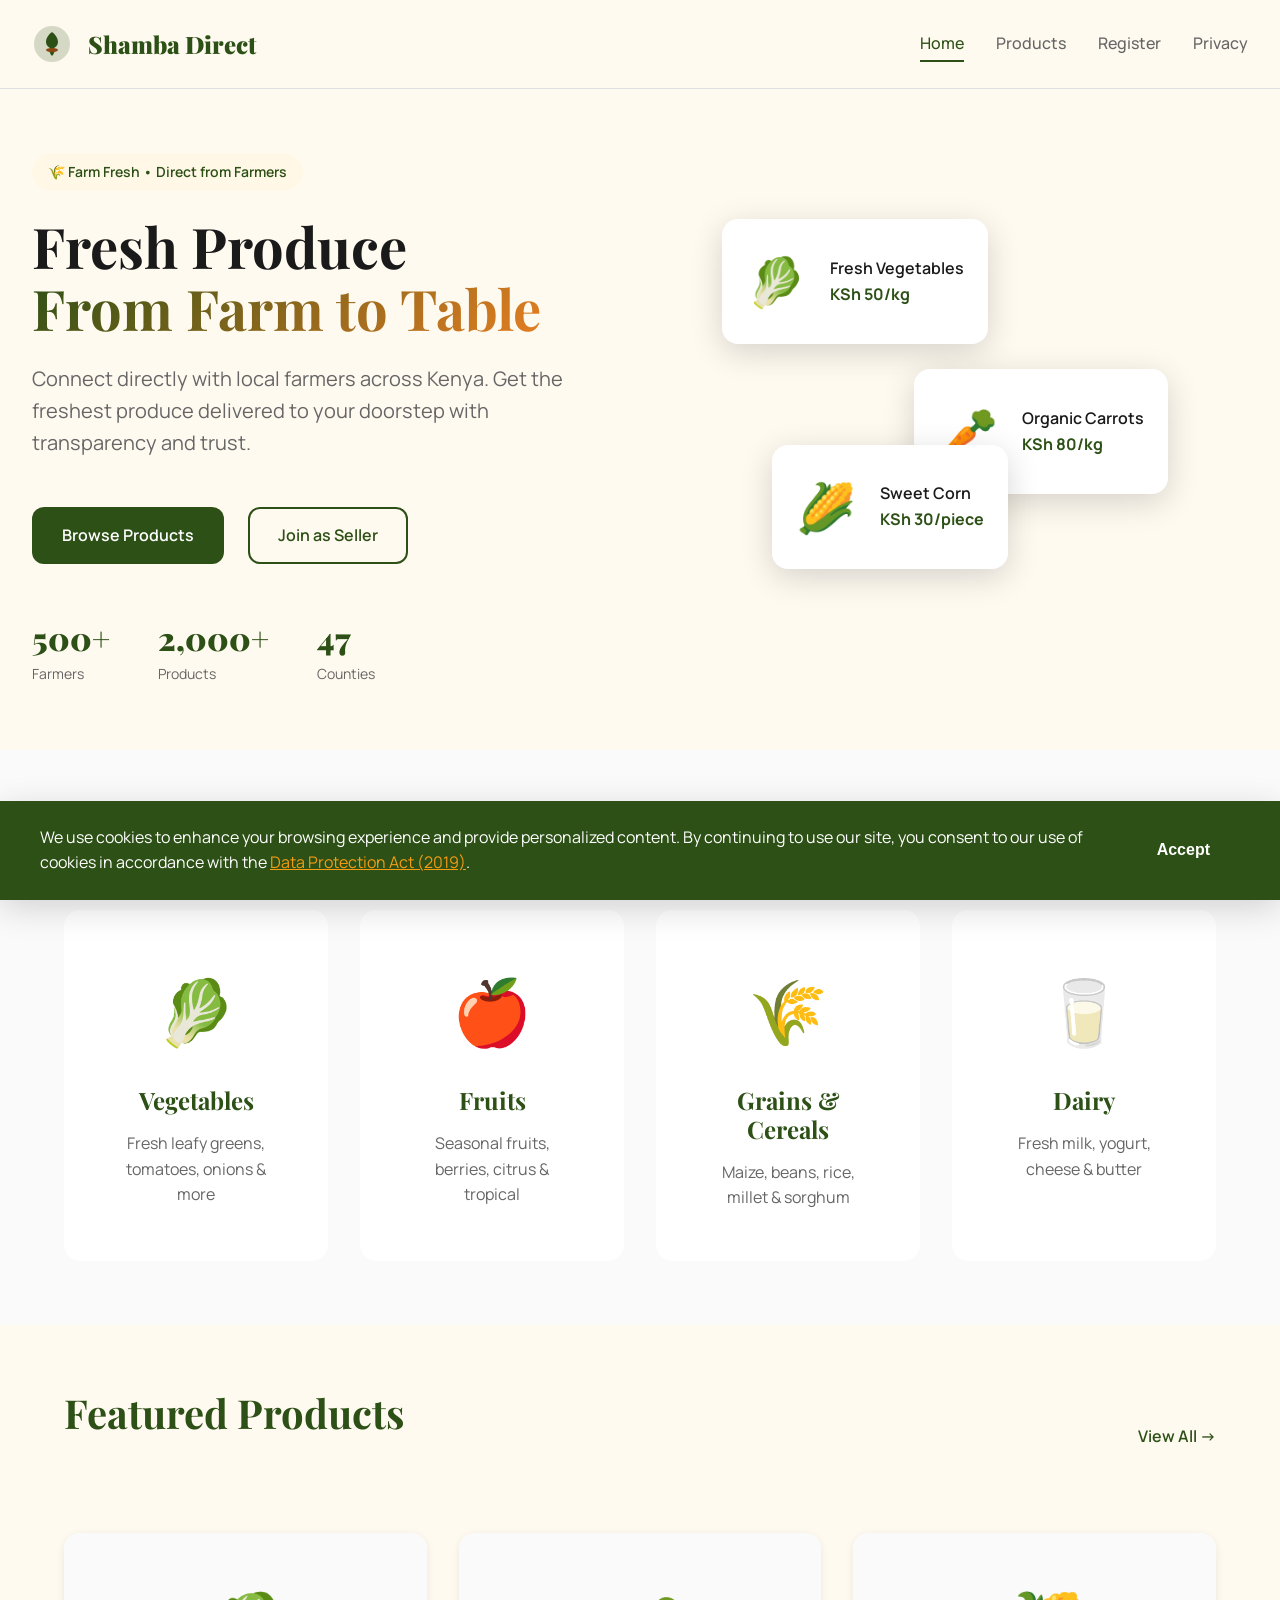
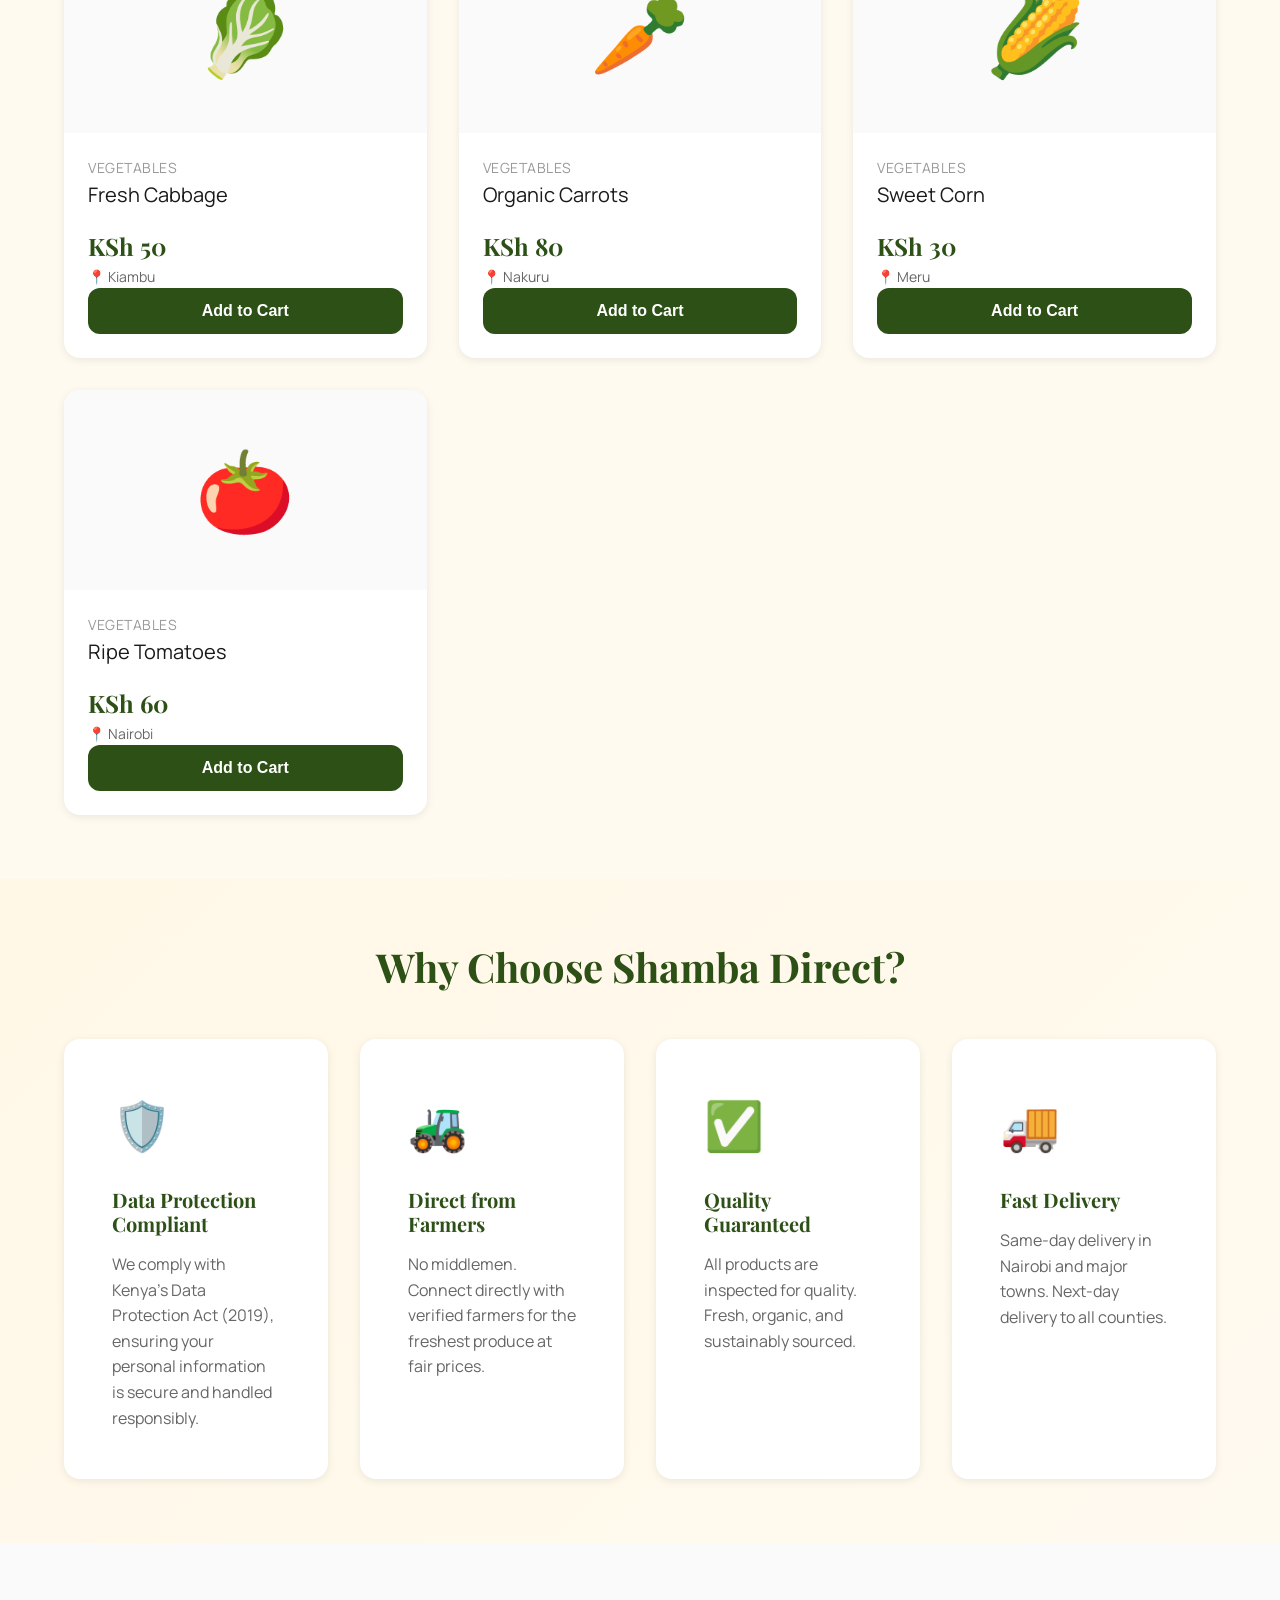
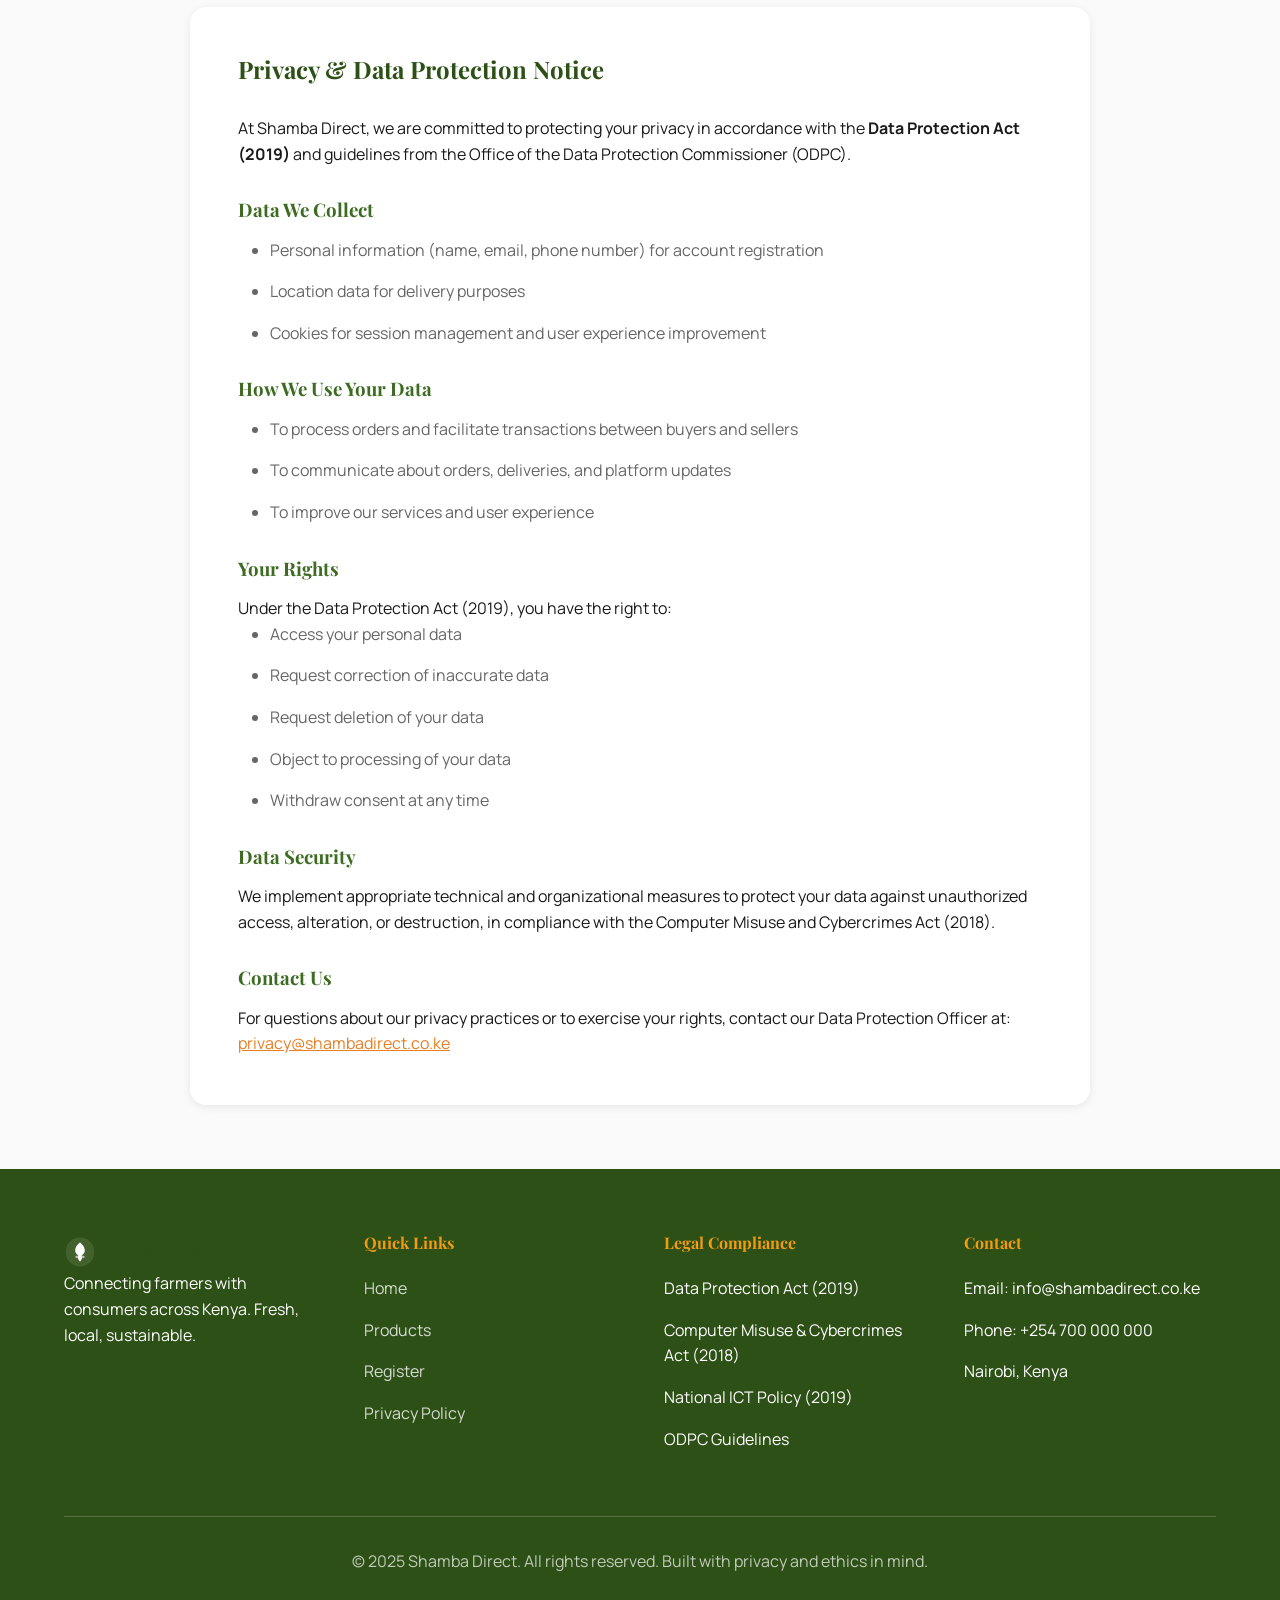
<file: Documents/assignment/index.html>
<!DOCTYPE html>
<html lang="en">

<head>
    <meta charset="UTF-8">
    <meta name="viewport" content="width=device-width, initial-scale=1.0">
    <title>Shamba Direct - Fresh Farm Produce Marketplace</title>
    <link rel="stylesheet" href="styles.css">
    <link rel="preconnect" href="https://fonts.googleapis.com">
    <link rel="preconnect" href="https://fonts.gstatic.com" crossorigin>
    <link
        href="https://fonts.googleapis.com/css2?family=Playfair+Display:wght@700;900&family=Manrope:wght@400;500;600&display=swap"
        rel="stylesheet">
</head>

<body>
    <div id="cookie-banner" class="cookie-banner hidden">
        <div class="cookie-content">
            <p>We use cookies to enhance your browsing experience and provide personalized content. By continuing to use
                our site, you consent to our use of cookies in accordance with the <a href="#privacy">Data Protection
                    Act (2019)</a>.</p>
            <button id="accept-cookies" class="btn-primary">Accept</button>
        </div>
    </div>

    <header class="header">
        <nav class="navbar">
            <div class="logo">
                <svg width="40" height="40" viewBox="0 0 40 40" fill="none">
                    <circle cx="20" cy="20" r="18" fill="#2D5016" opacity="0.2" />
                    <path
                        d="M20 8C20 8 14 12 14 18C14 21 16 23 18 24C18 24 16 28 20 32C24 28 22 24 22 24C24 23 26 21 26 18C26 12 20 8 20 8Z"
                        fill="#2D5016" />
                    <ellipse cx="20" cy="26" rx="6" ry="2" fill="#8B4513" />
                </svg>
                <span>Shamba Direct</span>
            </div>
            <ul class="nav-links">
                <li><a href="index.html" class="active">Home</a></li>
                <li><a href="products.html">Products</a></li>
                <li><a href="register.html">Register</a></li>
                <li><a href="#privacy">Privacy</a></li>
            </ul>
            <button class="mobile-menu-toggle" aria-label="Toggle menu">
                <span></span>
                <span></span>
                <span></span>
            </button>
        </nav>
    </header>

    <section class="hero">
        <div class="hero-content">
            <div class="hero-badge">🌾 Farm Fresh • Direct from Farmers</div>
            <h1 class="hero-title">
                Fresh Produce<br>
                <span class="gradient-text">From Farm to Table</span>
            </h1>
            <p class="hero-subtitle">Connect directly with local farmers across Kenya. Get the freshest produce
                delivered to your doorstep with transparency and trust.</p>
            <div class="hero-actions">
                <a href="products.html" class="btn-primary">Browse Products</a>
                <a href="register.html" class="btn-secondary">Join as Seller</a>
            </div>
            <div class="hero-stats">
                <div class="stat">
                    <span class="stat-number">500+</span>
                    <span class="stat-label">Farmers</span>
                </div>
                <div class="stat">
                    <span class="stat-number">2,000+</span>
                    <span class="stat-label">Products</span>
                </div>
                <div class="stat">
                    <span class="stat-number">47</span>
                    <span class="stat-label">Counties</span>
                </div>
            </div>
        </div>
        <div class="hero-visual">
            <div class="floating-card card-1">
                <div class="card-icon">🥬</div>
                <div class="card-info">
                    <div class="card-title">Fresh Vegetables</div>
                    <div class="card-price">KSh 50/kg</div>
                </div>
            </div>
            <div class="floating-card card-2">
                <div class="card-icon">🥕</div>
                <div class="card-info">
                    <div class="card-title">Organic Carrots</div>
                    <div class="card-price">KSh 80/kg</div>
                </div>
            </div>
            <div class="floating-card card-3">
                <div class="card-icon">🌽</div>
                <div class="card-info">
                    <div class="card-title">Sweet Corn</div>
                    <div class="card-price">KSh 30/piece</div>
                </div>
            </div>
        </div>
    </section>

    <section class="categories">
        <div class="container">
            <h2 class="section-title">Browse by Category</h2>
            <div class="category-grid">
                <a href="products.html?category=vegetables" class="category-card">
                    <div class="category-icon">🥬</div>
                    <h3>Vegetables</h3>
                    <p>Fresh leafy greens, tomatoes, onions & more</p>
                </a>
                <a href="products.html?category=fruits" class="category-card">
                    <div class="category-icon">🍎</div>
                    <h3>Fruits</h3>
                    <p>Seasonal fruits, berries, citrus & tropical</p>
                </a>
                <a href="products.html?category=grains" class="category-card">
                    <div class="category-icon">🌾</div>
                    <h3>Grains & Cereals</h3>
                    <p>Maize, beans, rice, millet & sorghum</p>
                </a>
                <a href="products.html?category=dairy" class="category-card">
                    <div class="category-icon">🥛</div>
                    <h3>Dairy</h3>
                    <p>Fresh milk, yogurt, cheese & butter</p>
                </a>
            </div>
        </div>
    </section>

    <section class="featured-products">
        <div class="container">
            <div class="section-header">
                <h2 class="section-title">Featured Products</h2>
                <a href="products.html" class="view-all">View All →</a>
            </div>
            <div class="product-grid" id="featured-products">

            </div>
        </div>
    </section>

    <section class="features">
        <div class="container">
            <h2 class="section-title">Why Choose Shamba Direct?</h2>
            <div class="features-grid">
                <div class="feature-card">
                    <div class="feature-icon">🛡️</div>
                    <h3>Data Protection Compliant</h3>
                    <p>We comply with Kenya's Data Protection Act (2019), ensuring your personal information is secure
                        and handled responsibly.</p>
                </div>
                <div class="feature-card">
                    <div class="feature-icon">🚜</div>
                    <h3>Direct from Farmers</h3>
                    <p>No middlemen. Connect directly with verified farmers for the freshest produce at fair prices.</p>
                </div>
                <div class="feature-card">
                    <div class="feature-icon">✅</div>
                    <h3>Quality Guaranteed</h3>
                    <p>All products are inspected for quality. Fresh, organic, and sustainably sourced.</p>
                </div>
                <div class="feature-card">
                    <div class="feature-icon">🚚</div>
                    <h3>Fast Delivery</h3>
                    <p>Same-day delivery in Nairobi and major towns. Next-day delivery to all counties.</p>
                </div>
            </div>
        </div>
    </section>

    <section id="privacy" class="privacy-section">
        <div class="container">
            <div class="privacy-content">
                <h2>Privacy & Data Protection Notice</h2>
                <p>At Shamba Direct, we are committed to protecting your privacy in accordance with the <strong>Data
                        Protection Act (2019)</strong> and guidelines from the Office of the Data Protection
                    Commissioner (ODPC).</p>

                <h3>Data We Collect</h3>
                <ul>
                    <li>Personal information (name, email, phone number) for account registration</li>
                    <li>Location data for delivery purposes</li>
                    <li>Cookies for session management and user experience improvement</li>
                </ul>

                <h3>How We Use Your Data</h3>
                <ul>
                    <li>To process orders and facilitate transactions between buyers and sellers</li>
                    <li>To communicate about orders, deliveries, and platform updates</li>
                    <li>To improve our services and user experience</li>
                </ul>

                <h3>Your Rights</h3>
                <p>Under the Data Protection Act (2019), you have the right to:</p>
                <ul>
                    <li>Access your personal data</li>
                    <li>Request correction of inaccurate data</li>
                    <li>Request deletion of your data</li>
                    <li>Object to processing of your data</li>
                    <li>Withdraw consent at any time</li>
                </ul>

                <h3>Data Security</h3>
                <p>We implement appropriate technical and organizational measures to protect your data against
                    unauthorized access, alteration, or destruction, in compliance with the Computer Misuse and
                    Cybercrimes Act (2018).</p>

                <h3>Contact Us</h3>
                <p>For questions about our privacy practices or to exercise your rights, contact our Data Protection
                    Officer at: <a href="mailto:privacy@shambadirect.co.ke">privacy@shambadirect.co.ke</a></p>
            </div>
        </div>
    </section>

    <footer class="footer">
        <div class="container">
            <div class="footer-content">
                <div class="footer-section">
                    <div class="logo">
                        <svg width="32" height="32" viewBox="0 0 40 40" fill="none">
                            <circle cx="20" cy="20" r="18" fill="#fff" opacity="0.1" />
                            <path
                                d="M20 8C20 8 14 12 14 18C14 21 16 23 18 24C18 24 16 28 20 32C24 28 22 24 22 24C24 23 26 21 26 18C26 12 20 8 20 8Z"
                                fill="#fff" />
                            <ellipse cx="20" cy="26" rx="6" ry="2" fill="#fff" opacity="0.6" />
                        </svg>
                        <span>Shamba Direct</span>
                    </div>
                    <p>Connecting farmers with consumers across Kenya. Fresh, local, sustainable.</p>
                </div>
                <div class="footer-section">
                    <h4>Quick Links</h4>
                    <ul>
                        <li><a href="index.html">Home</a></li>
                        <li><a href="products.html">Products</a></li>
                        <li><a href="register.html">Register</a></li>
                        <li><a href="#privacy">Privacy Policy</a></li>
                    </ul>
                </div>
                <div class="footer-section">
                    <h4>Legal Compliance</h4>
                    <ul>
                        <li>Data Protection Act (2019)</li>
                        <li>Computer Misuse & Cybercrimes Act (2018)</li>
                        <li>National ICT Policy (2019)</li>
                        <li>ODPC Guidelines</li>
                    </ul>
                </div>
                <div class="footer-section">
                    <h4>Contact</h4>
                    <ul>
                        <li>Email: info@shambadirect.co.ke</li>
                        <li>Phone: +254 700 000 000</li>
                        <li>Nairobi, Kenya</li>
                    </ul>
                </div>
            </div>
            <div class="footer-bottom">
                <p>&copy; 2025 Shamba Direct. All rights reserved. Built with privacy and ethics in mind.</p>
            </div>
        </div>
    </footer>

    <script src="script.js"></script>
</body>

</html>
</file>
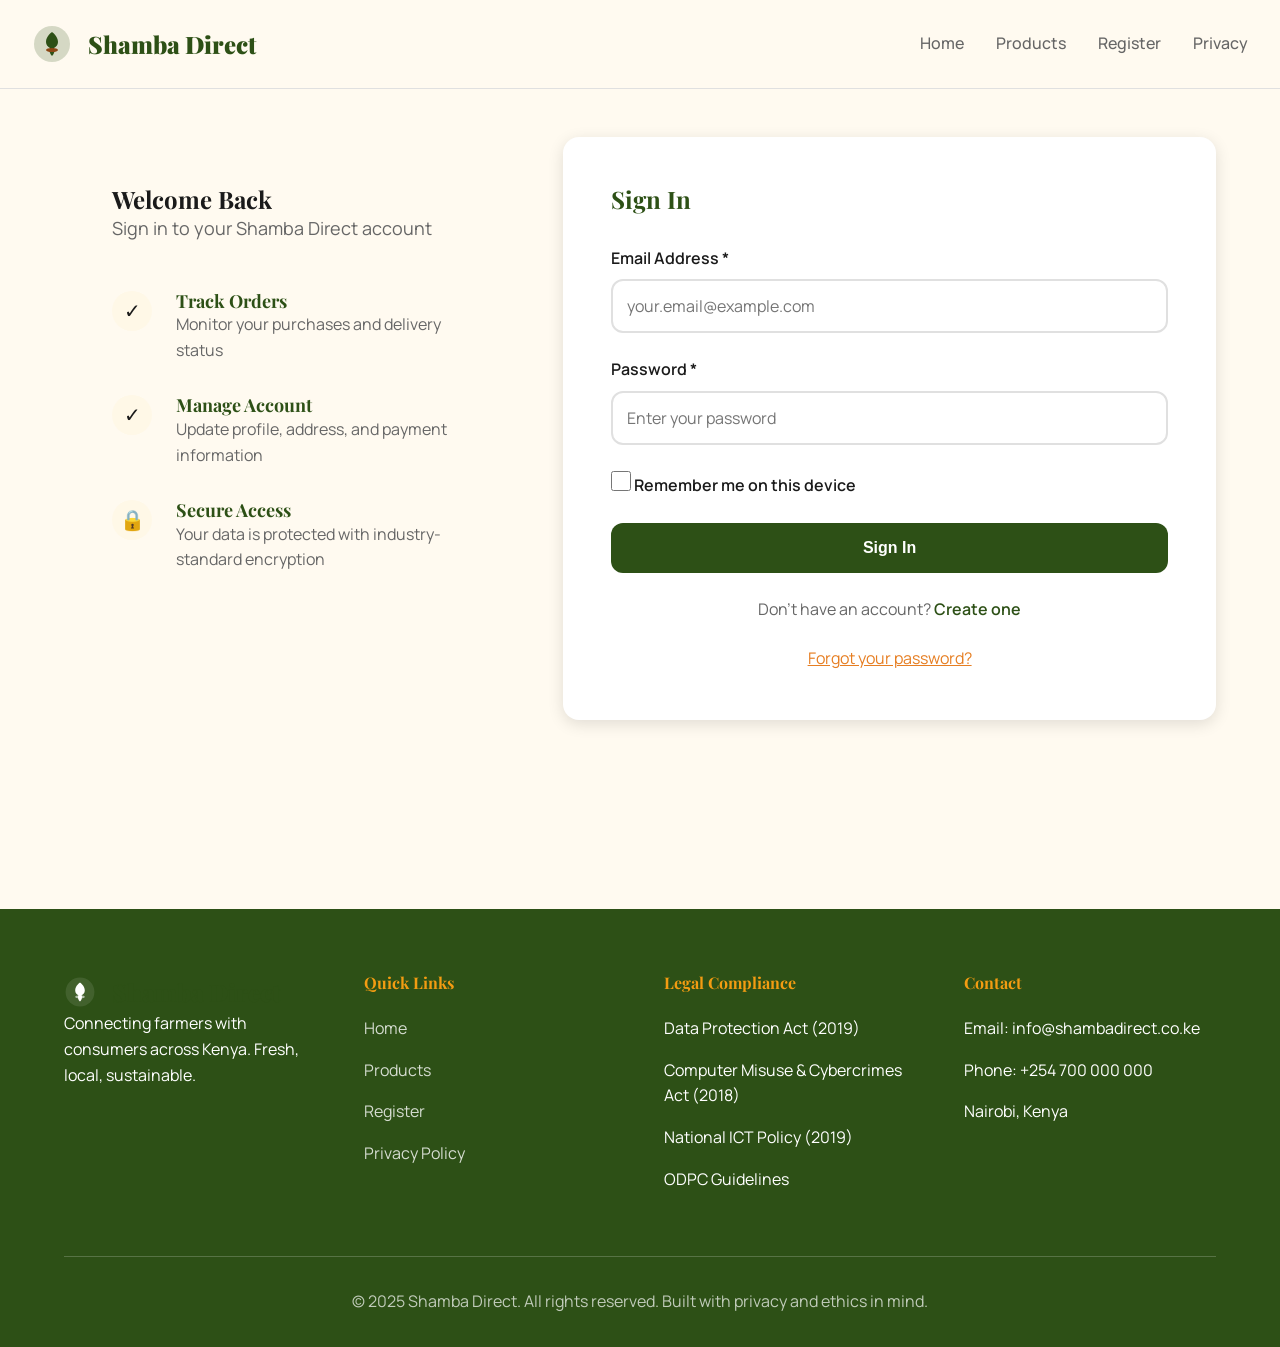
<file: Documents/assignment/Signin.html>
<!DOCTYPE html>
<html lang="en">

<head>
    <meta charset="UTF-8">
    <meta name="viewport" content="width=device-width, initial-scale=1.0">
    <title>Sign In - Shamba Direct</title>
    <link rel="stylesheet" href="styles.css">
    <link rel="preconnect" href="https://fonts.googleapis.com">
    <link rel="preconnect" href="https://fonts.gstatic.com" crossorigin>
    <link
        href="https://fonts.googleapis.com/css2?family=Playfair+Display:wght@700;900&family=Manrope:wght@400;500;600&display=swap"
        rel="stylesheet">
</head>

<body>

    <header class="header">
        <nav class="navbar">
            <div class="logo">
                <svg width="40" height="40" viewBox="0 0 40 40" fill="none">
                    <circle cx="20" cy="20" r="18" fill="#2D5016" opacity="0.2" />
                    <path
                        d="M20 8C20 8 14 12 14 18C14 21 16 23 18 24C18 24 16 28 20 32C24 28 22 24 22 24C24 23 26 21 26 18C26 12 20 8 20 8Z"
                        fill="#2D5016" />
                    <ellipse cx="20" cy="26" rx="6" ry="2" fill="#8B4513" />
                </svg>
                <span>Shamba Direct</span>
            </div>
            <ul class="nav-links">
                <li><a href="index.html">Home</a></li>
                <li><a href="products.html">Products</a></li>
                <li><a href="register.html">Register</a></li>
                <li><a href="index.html#privacy">Privacy</a></li>
            </ul>
            <button class="mobile-menu-toggle" aria-label="Toggle menu">
                <span></span>
                <span></span>
                <span></span>
            </button>
        </nav>
    </header>

    <section class="signin-section">
        <div class="container">
            <div class="signin-container">
                <div class="signin-info">
                    <h1>Welcome Back</h1>
                    <p class="subtitle">Sign in to your Shamba Direct account</p>

                    <div class="benefits">
                        <div class="benefit-item">
                            <div class="benefit-icon">✓</div>
                            <div>
                                <h3>Track Orders</h3>
                                <p>Monitor your purchases and delivery status</p>
                            </div>
                        </div>
                        <div class="benefit-item">
                            <div class="benefit-icon">✓</div>
                            <div>
                                <h3>Manage Account</h3>
                                <p>Update profile, address, and payment information</p>
                            </div>
                        </div>
                        <div class="benefit-item">
                            <div class="benefit-icon">🔒</div>
                            <div>
                                <h3>Secure Access</h3>
                                <p>Your data is protected with industry-standard encryption</p>
                            </div>
                        </div>
                    </div>
                </div>

                <div class="signin-form-container">
                    <form id="signin-form" class="signin-form" novalidate>
                        <h2>Sign In</h2>

                        <div class="form-group">
                            <label for="signin-email">Email Address *</label>
                            <input type="email" id="signin-email" name="email" required
                                placeholder="your.email@example.com">
                            <span class="error-message" id="signin-email-error"></span>
                        </div>

                        <div class="form-group">
                            <label for="signin-password">Password *</label>
                            <input type="password" id="signin-password" name="password" required
                                placeholder="Enter your password">
                            <span class="error-message" id="signin-password-error"></span>
                        </div>

                        <div class="form-group checkbox-group">
                            <label class="checkbox-label">
                                <input type="checkbox" id="remember-me" name="rememberMe">
                                <span>Remember me on this device</span>
                            </label>
                        </div>

                        <button type="submit" class="btn-primary btn-full">Sign In</button>

                        <p class="form-footer">
                            Don't have an account? <a href="register.html">Create one</a>
                        </p>

                        <p class="forgot-password">
                            <a href="#forgot">Forgot your password?</a>
                        </p>
                    </form>

                    <div id="success-message" class="success-message hidden">
                        <div class="success-icon">✓</div>
                        <h3>Sign In Successful!</h3>
                        <p>Welcome back to Shamba Direct.</p>
                        <button class="btn-primary" onclick="window.location.href='index.html'">Go to Homepage</button>
                    </div>
                </div>
            </div>
        </div>
    </section>

    <footer class="footer">
        <div class="container">
            <div class="footer-content">
                <div class="footer-section">
                    <div class="logo">
                        <svg width="32" height="32" viewBox="0 0 40 40" fill="none">
                            <circle cx="20" cy="20" r="18" fill="#fff" opacity="0.1" />
                            <path
                                d="M20 8C20 8 14 12 14 18C14 21 16 23 18 24C18 24 16 28 20 32C24 28 22 24 22 24C24 23 26 21 26 18C26 12 20 8 20 8Z"
                                fill="#fff" />
                            <ellipse cx="20" cy="26" rx="6" ry="2" fill="#fff" opacity="0.6" />
                        </svg>
                        <span>Shamba Direct</span>
                    </div>
                    <p>Connecting farmers with consumers across Kenya. Fresh, local, sustainable.</p>
                </div>
                <div class="footer-section">
                    <h4>Quick Links</h4>
                    <ul>
                        <li><a href="index.html">Home</a></li>
                        <li><a href="products.html">Products</a></li>
                        <li><a href="register.html">Register</a></li>
                        <li><a href="index.html#privacy">Privacy Policy</a></li>
                    </ul>
                </div>
                <div class="footer-section">
                    <h4>Legal Compliance</h4>
                    <ul>
                        <li>Data Protection Act (2019)</li>
                        <li>Computer Misuse & Cybercrimes Act (2018)</li>
                        <li>National ICT Policy (2019)</li>
                        <li>ODPC Guidelines</li>
                    </ul>
                </div>
                <div class="footer-section">
                    <h4>Contact</h4>
                    <ul>
                        <li>Email: info@shambadirect.co.ke</li>
                        <li>Phone: +254 700 000 000</li>
                        <li>Nairobi, Kenya</li>
                    </ul>
                </div>
            </div>
            <div class="footer-bottom">
                <p>&copy; 2025 Shamba Direct. All rights reserved. Built with privacy and ethics in mind.</p>
            </div>
        </div>
    </footer>

    <script src="script.js"></script>
    <script src="signin.js"></script>
</body>

</html>
</file>
<file: Documents/assignment/styles.css>
:root {
    --primary-green: #2D5016;
    --primary-green-light: #3D6B21;
    --primary-green-dark: #1A3009;
    --accent-orange: #E67E22;
    --accent-yellow: #F39C12;
    --cream: #FFF8E7;
    --warm-white: #FFFAF0;
    --text-primary: #1a1a1a;
    --text-secondary: #666;
    --text-light: #999;
    --border-color: #e0e0e0;
    --bg-light: #fafafa;
    --spacing-sm: 1rem;
    --spacing-md: 1.5rem;
    --spacing-lg: 2rem;
    --spacing-xl: 3rem;
    --spacing-2xl: 4rem;
    --font-display: 'Playfair Display', serif;
    --font-body: 'Manrope', sans-serif;
    --shadow-sm: 0 2px 8px rgba(0, 0, 0, 0.08);
    --shadow-md: 0 4px 16px rgba(0, 0, 0, 0.12);
    --shadow-lg: 0 8px 32px rgba(0, 0, 0, 0.16);
    --radius-md: 12px;
    --radius-lg: 16px;
}

* {
    margin: 0;
    padding: 0;
    box-sizing: border-box;
}

body {
    font-family: var(--font-body);
    color: var(--text-primary);
    background-color: var(--warm-white);
    line-height: 1.6;
    overflow-x: hidden;
}

.container {
    max-width: 1200px;
    margin: 0 auto;
    padding: 0 var(--spacing-md);
}

h1, h2, h3, h4, h5, h6 {
    font-family: var(--font-display);
    line-height: 1.2;
    font-weight: 700;
}

a {
    text-decoration: none;
    color: inherit;
    transition: all 0.3s ease;
}

.hidden {
    display: none !important;
}
.header {
    background: rgba(255, 250, 240, 0.95);
    backdrop-filter: blur(10px);
    border-bottom: 1px solid var(--border-color);
    position: sticky;
    top: 0;
    z-index: 1000;
    animation: slideDown 0.5s ease;
}

@keyframes slideDown {
    from {
        transform: translateY(-100%);
        opacity: 0;
    }
    to {
        transform: translateY(0);
        opacity: 1;
    }
}

.navbar {
    display: flex;
    justify-content: space-between;
    align-items: center;
    padding: var(--spacing-md) var(--spacing-lg);
    max-width: 1400px;
    margin: 0 auto;
}

.logo {
    display: flex;
    align-items: center;
    gap: var(--spacing-sm);
    font-family: var(--font-display);
    font-size: 1.5rem;
    font-weight: 900;
    color: var(--primary-green);
}

.nav-links {
    display: flex;
    list-style: none;
    gap: var(--spacing-lg);
}

.nav-links a {
    font-weight: 500;
    color: var(--text-secondary);
    position: relative;
    padding: 0.5rem 0;
}

.nav-links a::after {
    content: '';
    position: absolute;
    bottom: 0;
    left: 0;
    width: 0;
    height: 2px;
    background: var(--primary-green);
    transition: width 0.3s ease;
}

.nav-links a:hover,
.nav-links a.active {
    color: var(--primary-green);
}

.nav-links a:hover::after,
.nav-links a.active::after {
    width: 100%;
}

.mobile-menu-toggle {
    display: none;
    flex-direction: column;
    gap: 5px;
    background: none;
    border: none;
    cursor: pointer;
}

.mobile-menu-toggle span {
    width: 25px;
    height: 3px;
    background: var(--primary-green);
    border-radius: 2px;
    transition: all 0.3s ease;
}

.cookie-banner {
    position: fixed;
    bottom: 0;
    left: 0;
    right: 0;
    background: var(--primary-green);
    color: white;
    padding: var(--spacing-md);
    box-shadow: var(--shadow-lg);
    z-index: 2000;
    animation: slideUp 0.5s ease;
}

@keyframes slideUp {
    from {
        transform: translateY(100%);
    }
    to {
        transform: translateY(0);
    }
}

.cookie-content {
    max-width: 1200px;
    margin: 0 auto;
    display: flex;
    justify-content: space-between;
    align-items: center;
    gap: var(--spacing-md);
}

.cookie-content p {
    flex: 1;
    margin: 0;
}

.cookie-content a {
    color: var(--accent-yellow);
    text-decoration: underline;
}

.btn-primary,
.btn-secondary {
    padding: 0.875rem 1.75rem;
    border-radius: var(--radius-md);
    font-weight: 600;
    font-size: 1rem;
    cursor: pointer;
    border: 2px solid transparent;
    transition: all 0.3s ease;
    display: inline-block;
    text-align: center;
}

.btn-primary {
    background: var(--primary-green);
    color: white;
}

.btn-primary:hover {
    background: var(--primary-green-dark);
    transform: translateY(-2px);
    box-shadow: var(--shadow-md);
}

.btn-secondary {
    background: transparent;
    color: var(--primary-green);
    border-color: var(--primary-green);
}

.btn-secondary:hover {
    background: var(--primary-green);
    color: white;
}

.btn-full {
    width: 100%;
}
.hero {
    display: grid;
    grid-template-columns: 1fr 1fr;
    gap: var(--spacing-2xl);
    padding: var(--spacing-2xl) var(--spacing-lg);
    max-width: 1400px;
    margin: 0 auto;
    min-height: 600px;
    align-items: center;
}

.hero-content {
    animation: fadeInLeft 0.8s ease;
}

@keyframes fadeInLeft {
    from {
        opacity: 0;
        transform: translateX(-30px);
    }
    to {
        opacity: 1;
        transform: translateX(0);
    }
}

.hero-badge {
    display: inline-block;
    background: var(--cream);
    color: var(--primary-green);
    padding: 0.5rem 1rem;
    border-radius: 50px;
    font-size: 0.875rem;
    font-weight: 600;
    margin-bottom: var(--spacing-md);
    animation: bounce 2s infinite;
}

@keyframes bounce {
    0%, 100% {
        transform: translateY(0);
    }
    50% {
        transform: translateY(-5px);
    }
}

.hero-title {
    font-size: 3.5rem;
    margin-bottom: var(--spacing-md);
    line-height: 1.1;
}

.gradient-text {
    background: linear-gradient(135deg, var(--primary-green), var(--accent-orange));
    -webkit-background-clip: text;
    -webkit-text-fill-color: transparent;
    background-clip: text;
}

.hero-subtitle {
    font-size: 1.25rem;
    color: var(--text-secondary);
    margin-bottom: var(--spacing-xl);
    line-height: 1.6;
}

.hero-actions {
    display: flex;
    gap: var(--spacing-md);
    margin-bottom: var(--spacing-xl);
}

.hero-stats {
    display: flex;
    gap: var(--spacing-xl);
}

.stat {
    display: flex;
    flex-direction: column;
}

.stat-number {
    font-size: 2rem;
    font-weight: 900;
    color: var(--primary-green);
    font-family: var(--font-display);
}

.stat-label {
    font-size: 0.875rem;
    color: var(--text-secondary);
}

.hero-visual {
    position: relative;
    height: 500px;
    animation: fadeInRight 0.8s ease;
}

@keyframes fadeInRight {
    from {
        opacity: 0;
        transform: translateX(30px);
    }
    to {
        opacity: 1;
        transform: translateX(0);
    }
}

.floating-card {
    position: absolute;
    background: white;
    padding: var(--spacing-md);
    border-radius: var(--radius-lg);
    box-shadow: var(--shadow-lg);
    display: flex;
    align-items: center;
    gap: var(--spacing-md);
    animation: float 3s ease-in-out infinite;
}

@keyframes float {
    0%, 100% {
        transform: translateY(0);
    }
    50% {
        transform: translateY(-20px);
    }
}

.card-1 {
    top: 50px;
    left: 50px;
    animation-delay: 0s;
}

.card-2 {
    top: 200px;
    right: 80px;
    animation-delay: 0.5s;
}

.card-3 {
    bottom: 100px;
    left: 100px;
    animation-delay: 1s;
}

.card-icon {
    font-size: 3rem;
}

.card-title {
    font-weight: 600;
    color: var(--text-primary);
}

.card-price {
    color: var(--primary-green);
    font-weight: 700;
}
.section-title {
    font-size: 2.5rem;
    text-align: center;
    margin-bottom: var(--spacing-xl);
    color: var(--primary-green);
}

.section-header {
    display: flex;
    justify-content: space-between;
    align-items: center;
    margin-bottom: var(--spacing-xl);
}

.view-all {
    color: var(--primary-green);
    font-weight: 600;
    display: flex;
    align-items: center;
    gap: 0.5rem;
}

.view-all:hover {
    color: var(--accent-orange);
}
.categories {
    padding: var(--spacing-2xl) 0;
    background: var(--bg-light);
}

.category-grid {
    display: grid;
    grid-template-columns: repeat(auto-fit, minmax(250px, 1fr));
    gap: var(--spacing-lg);
}

.category-card {
    background: white;
    padding: var(--spacing-xl);
    border-radius: var(--radius-lg);
    text-align: center;
    transition: all 0.3s ease;
    border: 2px solid transparent;
}

.category-card:hover {
    transform: translateY(-8px);
    box-shadow: var(--shadow-md);
    border-color: var(--primary-green);
}

.category-icon {
    font-size: 4rem;
    margin-bottom: var(--spacing-md);
}

.category-card h3 {
    font-size: 1.5rem;
    margin-bottom: var(--spacing-sm);
    color: var(--primary-green);
}

.category-card p {
    color: var(--text-secondary);
}

.featured-products,
.products-section {
    padding: var(--spacing-2xl) 0;
}

.product-grid {
    display: grid;
    grid-template-columns: repeat(auto-fill, minmax(280px, 1fr));
    gap: var(--spacing-lg);
}

.product-card {
    background: white;
    border-radius: var(--radius-lg);
    overflow: hidden;
    box-shadow: var(--shadow-sm);
    transition: all 0.3s ease;
    animation: fadeIn 0.5s ease;
}

@keyframes fadeIn {
    from {
        opacity: 0;
        transform: translateY(20px);
    }
    to {
        opacity: 1;
        transform: translateY(0);
    }
}

.product-card:hover {
    transform: translateY(-8px);
    box-shadow: var(--shadow-md);
}

.product-image {
    height: 200px;
    background: var(--bg-light);
    display: flex;
    align-items: center;
    justify-content: center;
    font-size: 5rem;
    position: relative;
    overflow: hidden;
}

.product-info {
    padding: var(--spacing-md);
}

.product-category {
    font-size: 0.875rem;
    color: var(--text-light);
    text-transform: uppercase;
    letter-spacing: 0.5px;
    margin-bottom: var(--spacing-xs);
}

.product-name {
    font-size: 1.25rem;
    margin-bottom: var(--spacing-sm);
    color: var(--text-primary);
}

.product-price {
    font-size: 1.5rem;
    font-weight: 700;
    color: var(--primary-green);
    font-family: var(--font-display);
}

.product-location {
    font-size: 0.875rem;
    color: var(--text-secondary);
    display: flex;
    align-items: center;
    gap: 0.25rem;
}

.product-card .btn-primary {
    width: 100%;
    padding: 0.75rem;
}
.features {
    padding: var(--spacing-2xl) 0;
    background: linear-gradient(135deg, var(--cream) 0%, var(--warm-white) 100%);
}

.features-grid {
    display: grid;
    grid-template-columns: repeat(auto-fit, minmax(250px, 1fr));
    gap: var(--spacing-lg);
}

.feature-card {
    background: white;
    padding: var(--spacing-xl);
    border-radius: var(--radius-lg);
    box-shadow: var(--shadow-sm);
    transition: all 0.3s ease;
}

.feature-card:hover {
    box-shadow: var(--shadow-md);
    transform: translateY(-5px);
}

.feature-icon {
    font-size: 3rem;
    margin-bottom: var(--spacing-md);
}

.feature-card h3 {
    font-size: 1.25rem;
    margin-bottom: var(--spacing-sm);
    color: var(--primary-green);
}

.feature-card p {
    color: var(--text-secondary);
    line-height: 1.6;
}

.privacy-section {
    padding: var(--spacing-2xl) 0;
    background: var(--bg-light);
}

.privacy-content {
    max-width: 900px;
    margin: 0 auto;
    background: white;
    padding: var(--spacing-xl);
    border-radius: var(--radius-lg);
    box-shadow: var(--shadow-sm);
}

.privacy-content h2 {
    color: var(--primary-green);
    margin-bottom: var(--spacing-lg);
}

.privacy-content h3 {
    color: var(--primary-green-light);
    margin-top: var(--spacing-lg);
    margin-bottom: var(--spacing-sm);
}

.privacy-content ul {
    margin-left: var(--spacing-lg);
    margin-bottom: var(--spacing-md);
}

.privacy-content li {
    margin-bottom: var(--spacing-sm);
    color: var(--text-secondary);
}

.privacy-content a {
    color: var(--accent-orange);
    text-decoration: underline;
}

.page-header {
    background: linear-gradient(135deg, var(--primary-green), var(--primary-green-light));
    color: white;
    padding: var(--spacing-xl) 0;
    text-align: center;
}

.page-header h1 {
    font-size: 3rem;
    margin-bottom: var(--spacing-sm);
}

.search-filter-section {
    padding: var(--spacing-xl) 0;
    background: var(--bg-light);
}

.search-filter-container {
    background: white;
    padding: var(--spacing-lg);
    border-radius: var(--radius-lg);
    box-shadow: var(--shadow-sm);
    margin-bottom: var(--spacing-md);
}

.search-bar {
    display: flex;
    margin-bottom: var(--spacing-lg);
    gap: var(--spacing-sm);
}

.search-bar input {
    flex: 1;
    padding: 0.875rem var(--spacing-md);
    border: 2px solid var(--border-color);
    border-radius: var(--radius-md);
    font-size: 1rem;
    font-family: var(--font-body);
    transition: all 0.3s ease;
}

.search-bar input:focus {
    outline: none;
    border-color: var(--primary-green);
}

#search-btn {
    padding: 0.875rem 1.5rem;
    background: var(--primary-green);
    color: white;
    border: none;
    border-radius: var(--radius-md);
    cursor: pointer;
    transition: all 0.3s ease;
}

#search-btn:hover {
    background: var(--primary-green-dark);
}

.filters {
    display: flex;
    flex-wrap: wrap;
    gap: var(--spacing-md);
    align-items: flex-end;
}

.filter-group {
    flex: 1;
    min-width: 200px;
    display: flex;
    flex-direction: column;
    gap: 0.5rem;
}

.filter-group label {
    font-weight: 600;
    color: var(--text-primary);
    font-size: 0.875rem;
}

.filter-group select {
    padding: 0.75rem;
    border: 2px solid var(--border-color);
    border-radius: var(--radius-md);
    font-family: var(--font-body);
    font-size: 1rem;
    cursor: pointer;
    transition: all 0.3s ease;
}

.filter-group select:focus {
    outline: none;
    border-color: var(--primary-green);
}

.results-info {
    color: var(--text-secondary);
    font-size: 0.875rem;
}

.no-results {
    text-align: center;
    padding: var(--spacing-2xl);
    color: var(--text-secondary);
}

.no-results svg {
    margin-bottom: var(--spacing-md);
}

.no-results h3 {
    margin-bottom: var(--spacing-sm);
}
.register-section,
.signin-section {
    padding: var(--spacing-xl) 0;
    min-height: calc(100vh - 80px);
}

.register-container {
    display: grid;
    grid-template-columns: 1fr 1.5fr;
    gap: var(--spacing-2xl);
    max-width: 1200px;
    margin: 0 auto;
}

.signin-container {
    display: grid;
    grid-template-columns: 1fr 1.5fr;
    gap: var(--spacing-2xl);
    max-width: 1200px;
    margin: 0 auto;
}

.register-info {
    padding: var(--spacing-xl);
}

.signin-info {
    padding: var(--spacing-xl);
}

.register-info h1 {
    font-size: 2.5rem;
    color: var(--primary-green);
    margin-bottom: var(--spacing-md);
}

.subtitle {
    font-size: 1.125rem;
    color: var(--text-secondary);
    margin-bottom: var(--spacing-xl);
}

.benefits {
    display: flex;
    flex-direction: column;
    gap: var(--spacing-lg);
}

.benefit-item {
    display: flex;
    gap: var(--spacing-md);
}

.benefit-icon {
    width: 40px;
    height: 40px;
    background: var(--cream);
    border-radius: 50%;
    display: flex;
    align-items: center;
    justify-content: center;
    font-size: 1.25rem;
    flex-shrink: 0;
}

.benefit-item h3 {
    font-size: 1.125rem;
    margin-bottom: var(--spacing-xs);
    color: var(--primary-green);
}

.benefit-item p {
    color: var(--text-secondary);
}

.register-form-container {
    background: white;
    padding: var(--spacing-xl);
    border-radius: var(--radius-lg);
    box-shadow: var(--shadow-md);
}

.signin-form-container {
    background: white;
    padding: var(--spacing-xl);
    border-radius: var(--radius-lg);
    box-shadow: var(--shadow-md);
}

.registration-form h2 {
    color: var(--primary-green);
    margin-bottom: var(--spacing-lg);
}

.signin-form h2 {
    color: var(--primary-green);
    margin-bottom: var(--spacing-lg);
}

.form-group {
    margin-bottom: var(--spacing-md);
}

.form-group label {
    display: block;
    margin-bottom: 0.5rem;
    font-weight: 600;
    color: var(--text-primary);
}

.form-group input[type="text"],
.form-group input[type="email"],
.form-group input[type="tel"],
.form-group input[type="password"],
.form-group select {
    width: 100%;
    padding: 0.875rem;
    border: 2px solid var(--border-color);
    border-radius: var(--radius-md);
    font-family: var(--font-body);
    font-size: 1rem;
    transition: all 0.3s ease;
}

.form-group input:focus,
.form-group select:focus {
    outline: none;
    border-color: var(--primary-green);
}

.form-group input.error,
.form-group select.error {
    border-color: #e74c3c;
}

.error-message {
    display: block;
    color: #e74c3c;
    font-size: 0.875rem;
    margin-top: 0.25rem;
}

.field-hint {
    display: block;
    color: var(--text-light);
    font-size: 0.875rem;
    margin-top: 0.25rem;
}

.radio-group {
    display: flex;
    gap: var(--spacing-md);
}

.radio-label {
    display: flex;
    align-items: center;
    gap: 0.5rem;
    cursor: pointer;
    font-weight: 500;
}

.radio-label input[type="radio"] {
    width: 20px;
    height: 20px;
    cursor: pointer;
}

.checkbox-group {
    margin-bottom: var(--spacing-md);
}

.checkbox-label {
    display: flex;
    align-items: start;
    gap: var(--spacing-sm);
    cursor: pointer;
    font-weight: normal;
}

.checkbox-label input[type="checkbox"] {
    width: 20px;
    height: 20px;
    margin-top: 2px;
    cursor: pointer;
    flex-shrink: 0;
}

.checkbox-label span {
    flex: 1;
}

.checkbox-label a {
    color: var(--accent-orange);
    text-decoration: underline;
}

.form-footer {
    text-align: center;
    margin-top: var(--spacing-md);
    color: var(--text-secondary);
}

.form-footer a {
    color: var(--primary-green);
    font-weight: 600;
}

.forgot-password {
    text-align: center;
    margin-top: var(--spacing-md);
    color: var(--text-secondary);
}

.forgot-password a {
    color: var(--accent-orange);
    text-decoration: underline;
}

.success-message {
    text-align: center;
    padding: var(--spacing-2xl);
}

.success-icon {
    width: 80px;
    height: 80px;
    background: var(--primary-green);
    color: white;
    border-radius: 50%;
    display: flex;
    align-items: center;
    justify-content: center;
    font-size: 3rem;
    margin: 0 auto var(--spacing-lg);
    animation: scaleIn 0.5s ease;
}

@keyframes scaleIn {
    from {
        transform: scale(0);
    }
    to {
        transform: scale(1);
    }
}

.success-message h3 {
    color: var(--primary-green);
    margin-bottom: var(--spacing-sm);
}

.footer {
    background: var(--primary-green);
    color: white;
    padding: var(--spacing-2xl) 0 var(--spacing-lg);
}

.footer-content {
    display: grid;
    grid-template-columns: repeat(auto-fit, minmax(250px, 1fr));
    gap: var(--spacing-xl);
    margin-bottom: var(--spacing-xl);
}

.footer-section h4 {
    margin-bottom: var(--spacing-md);
    color: var(--accent-yellow);
}

.footer-section ul {
    list-style: none;
}

.footer-section li {
    margin-bottom: var(--spacing-sm);
}

.footer-section a {
    color: rgba(255, 255, 255, 0.8);
}

.footer-section a:hover {
    color: white;
}

.footer-bottom {
    text-align: center;
    padding-top: var(--spacing-lg);
    border-top: 1px solid rgba(255, 255, 255, 0.2);
    color: rgba(255, 255, 255, 0.7);
}

@media (max-width: 968px) {
    .hero {
        grid-template-columns: 1fr;
        gap: var(--spacing-xl);
    }
    
    .hero-visual {
        height: 400px;
    }
    
    .hero-title {
        font-size: 2.5rem;
    }
    
    .register-container {
        grid-template-columns: 1fr;
    }
    
    .register-info {
        order: 2;
    }
}

@media (max-width: 768px) {
    .nav-links {
        display: none;
    }
    
    .mobile-menu-toggle {
        display: flex;
    }
    
    .hero-title {
        font-size: 2rem;
    }
    
    .hero-actions {
        flex-direction: column;
    }
    
    .hero-stats {
        gap: var(--spacing-md);
    }
    
    .product-grid {
        grid-template-columns: repeat(auto-fill, minmax(250px, 1fr));
    }
    
    .filters {
        flex-direction: column;
    }
    
    .filter-group {
        width: 100%;
    }
    
    .cookie-content {
        flex-direction: column;
        text-align: center;
    }
    
    .section-title {
        font-size: 2rem;
    }
}

@media (max-width: 480px) {
    .product-grid {
        grid-template-columns: 1fr;
    }
    
    .category-grid {
        grid-template-columns: 1fr;
    }
    
    .hero-visual {
        display: none;
    }
}
</file>
